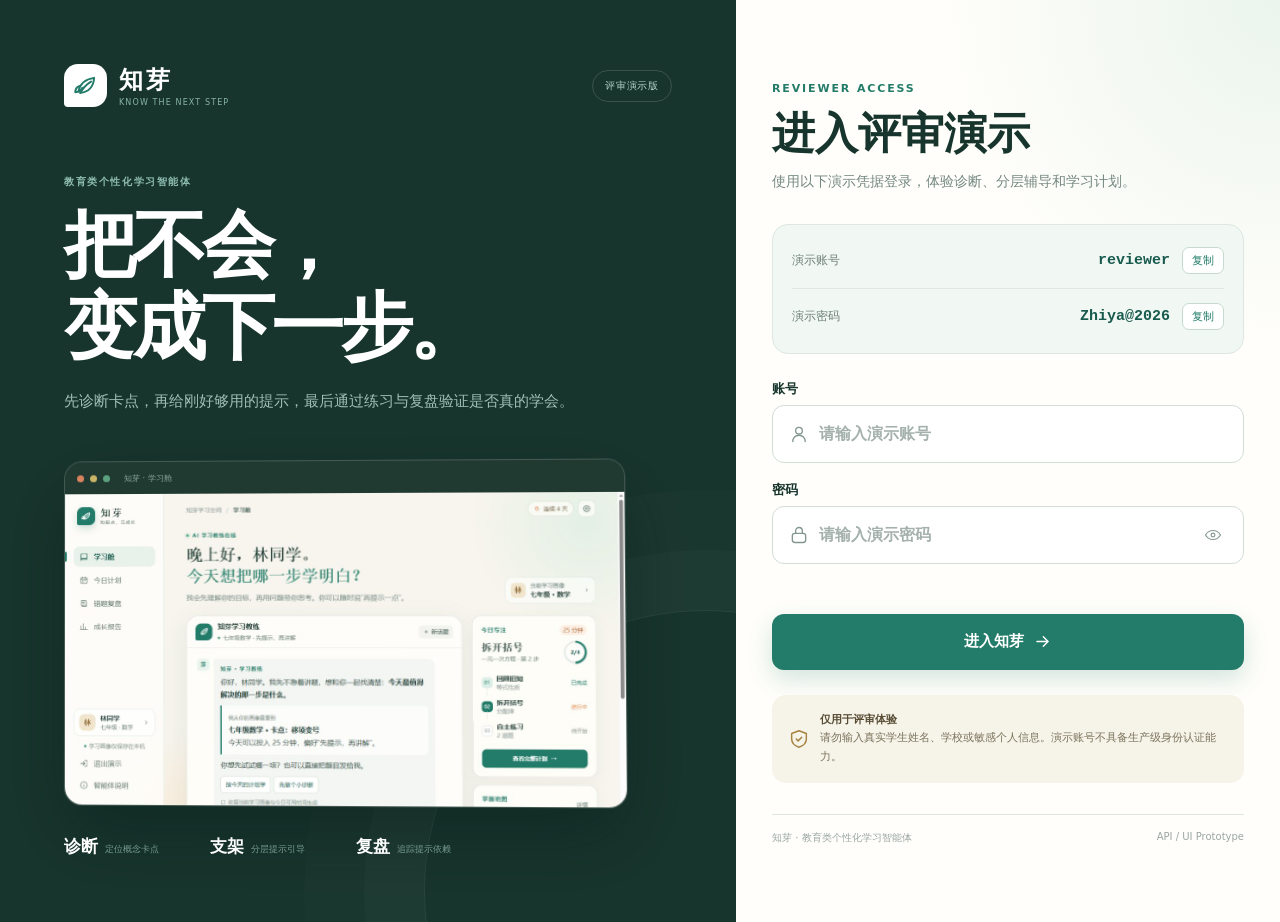
<file: index.html>
<!doctype html>
<html lang="zh-CN">
<head>
  <meta charset="utf-8">
  <meta name="viewport" content="width=device-width, initial-scale=1">
  <meta name="description" content="知芽，一款会用问题、计划和复盘陪学生学会的个性化学习智能体。">
  <title>知芽 · 个性化学习教练</title>
  <script src="auth-guard.js"></script>
  <link rel="stylesheet" href="styles.css">
</head>
<body>
  <div class="ambient ambient-one"></div>
  <div class="ambient ambient-two"></div>

  <div class="app-shell">
    <aside class="sidebar" id="sidebar">
      <a class="brand" href="#" data-view-target="learn" aria-label="知芽首页">
        <span class="brand-mark" aria-hidden="true">
          <svg viewBox="0 0 48 48" role="img">
            <path d="M12 33c2-12 11-20 25-22-1 14-9 23-22 24" fill="none" stroke="currentColor" stroke-width="3.2" stroke-linecap="round" stroke-linejoin="round"/>
            <path d="M15 35c4-8 9-13 17-18" fill="none" stroke="currentColor" stroke-width="3.2" stroke-linecap="round"/>
            <path d="M14 24c-4 1-7 5-7 10 5 0 9-3 11-7" fill="none" stroke="currentColor" stroke-width="3.2" stroke-linecap="round" stroke-linejoin="round"/>
          </svg>
        </span>
        <span>
          <strong>知芽</strong>
          <small>知起点，见成长</small>
        </span>
      </a>

      <nav class="main-nav" aria-label="主导航">
        <button class="nav-item active" data-view-target="learn">
          <svg viewBox="0 0 24 24" aria-hidden="true"><path d="M4 5.5A2.5 2.5 0 0 1 6.5 3H20v16H6.5A2.5 2.5 0 0 0 4 21.5v-16Z"/><path d="M4 18.5A2.5 2.5 0 0 1 6.5 16H20"/></svg>
          <span>学习舱</span>
        </button>
        <button class="nav-item" data-view-target="plan">
          <svg viewBox="0 0 24 24" aria-hidden="true"><rect x="3" y="5" width="18" height="16" rx="3"/><path d="M8 3v4M16 3v4M3 10h18M8 14h2M14 14h2M8 17h2"/></svg>
          <span>今日计划</span>
        </button>
        <button class="nav-item" data-view-target="review">
          <svg viewBox="0 0 24 24" aria-hidden="true"><path d="M5 4h11a3 3 0 0 1 3 3v13H8a3 3 0 0 1-3-3V4Z"/><path d="M8 8h7M8 12h5M8 20a3 3 0 0 1 3-3h8"/></svg>
          <span>错题复盘</span>
        </button>
        <button class="nav-item" data-view-target="report">
          <svg viewBox="0 0 24 24" aria-hidden="true"><path d="M4 20V10M10 20V4M16 20v-7M22 20H2"/></svg>
          <span>成长报告</span>
        </button>
      </nav>

      <div class="sidebar-spacer"></div>

      <button class="profile-card" id="openProfile">
        <span class="avatar" id="avatar">林</span>
        <span class="profile-copy">
          <strong id="profileName">林同学</strong>
          <small id="profileSummary">七年级 · 数学</small>
        </span>
        <svg viewBox="0 0 24 24" aria-hidden="true"><path d="m9 18 6-6-6-6"/></svg>
      </button>

      <div class="privacy-note">
        <span class="privacy-dot"></span>
        <span>学习画像仅保存在本机</span>
      </div>

      <button class="nav-item nav-logout" id="logoutButton">
        <svg viewBox="0 0 24 24" aria-hidden="true"><path d="M10 17l5-5-5-5M15 12H3"/><path d="M14 4h5a2 2 0 0 1 2 2v12a2 2 0 0 1-2 2h-5"/></svg>
        <span>退出演示</span>
      </button>

      <button class="nav-item nav-about" data-view-target="about">
        <svg viewBox="0 0 24 24" aria-hidden="true"><circle cx="12" cy="12" r="9"/><path d="M12 11v5M12 8h.01"/></svg>
        <span>智能体说明</span>
      </button>
    </aside>

    <main class="main-area">
      <header class="topbar">
        <button class="icon-button menu-button" id="menuButton" aria-label="打开导航">
          <svg viewBox="0 0 24 24" aria-hidden="true"><path d="M4 7h16M4 12h16M4 17h16"/></svg>
        </button>
        <div class="crumb">
          <span>知芽学习空间</span>
          <span class="crumb-separator">/</span>
          <strong id="viewTitle">学习舱</strong>
        </div>
        <div class="top-actions">
          <div class="streak-pill" title="连续学习 4 天">
            <svg viewBox="0 0 24 24" aria-hidden="true"><path d="M13 2s1 4-1 6c-2-1-3-3-2-5-4 3-5 7-3 11a6 6 0 0 0 10 2c2-3 1-7-1-10 0 2-1 4-3 5 1-3 2-6 0-9Z"/></svg>
            连续 4 天
          </div>
          <button class="icon-button" id="openSettings" aria-label="偏好设置">
            <svg viewBox="0 0 24 24" aria-hidden="true"><circle cx="12" cy="12" r="3"/><path d="M19.4 15a1.7 1.7 0 0 0 .3 1.9l.1.1-2.8 2.8-.1-.1a1.7 1.7 0 0 0-1.9-.3 1.7 1.7 0 0 0-1 1.6v.2h-4V21a1.7 1.7 0 0 0-1-1.6 1.7 1.7 0 0 0-1.9.3l-.1.1L4.2 17l.1-.1a1.7 1.7 0 0 0 .3-1.9A1.7 1.7 0 0 0 3 14H2.8v-4H3a1.7 1.7 0 0 0 1.6-1 1.7 1.7 0 0 0-.3-1.9L4.2 7 7 4.2l.1.1A1.7 1.7 0 0 0 9 4.6a1.7 1.7 0 0 0 1-1.6v-.2h4V3a1.7 1.7 0 0 0 1 1.6 1.7 1.7 0 0 0 1.9-.3l.1-.1L19.8 7l-.1.1a1.7 1.7 0 0 0-.3 1.9 1.7 1.7 0 0 0 1.6 1h.2v4H21a1.7 1.7 0 0 0-1.6 1Z"/></svg>
          </button>
        </div>
      </header>

      <div class="view-stack">
        <section class="view active" id="learnView" aria-labelledby="learnHeading">
          <div class="hero-row">
            <div>
              <div class="eyebrow"><span class="live-dot"></span>AI 学习教练在线</div>
              <h1 id="learnHeading">晚上好，林同学。<br><span>今天想把哪一步学明白？</span></h1>
              <p>我会先理解你的目标，再用问题带你思考。你可以随时说“再提示一点”。</p>
            </div>
            <button class="profile-adjust" id="adjustProfileTop">
              <span class="mini-avatar" id="miniAvatar">林</span>
              <span><small>当前学习画像</small><strong id="profileContext">七年级 · 数学</strong></span>
              <svg viewBox="0 0 24 24" aria-hidden="true"><path d="m9 18 6-6-6-6"/></svg>
            </button>
          </div>

          <div class="learning-layout">
            <section class="chat-card" aria-label="与知芽对话">
              <div class="chat-context">
                <div class="coach-avatar" aria-hidden="true">
                  <svg viewBox="0 0 48 48"><path d="M12 33c2-12 11-20 25-22-1 14-9 23-22 24" fill="none" stroke="currentColor" stroke-width="3.2" stroke-linecap="round" stroke-linejoin="round"/><path d="M15 35c4-8 9-13 17-18" fill="none" stroke="currentColor" stroke-width="3.2" stroke-linecap="round"/></svg>
                </div>
                <div>
                  <strong>知芽学习教练</strong>
                  <span><span class="online-dot"></span><span id="chatSubject">七年级数学 · 先提示，再讲解</span></span>
                </div>
                <button class="more-button" id="newConversation" aria-label="开始新对话">
                  <svg viewBox="0 0 24 24" aria-hidden="true"><path d="M12 5v14M5 12h14"/></svg>
                  新话题
                </button>
              </div>

              <div class="messages" id="messages" aria-live="polite"></div>

              <div class="suggestion-area" id="suggestionArea">
                <span>不知道从哪开始？试试：</span>
                <div class="suggestion-chips">
                  <button class="suggestion-chip" data-prompt="今天只有25分钟，帮我复习一元一次方程">25 分钟复习方程</button>
                  <button class="suggestion-chip" data-prompt="帮我制定这周的数学复习计划">安排这周复习</button>
                  <button class="suggestion-chip" data-prompt="我有点焦虑，感觉怎么学都学不会">调整学习状态</button>
                </div>
              </div>

              <form class="composer" id="composer">
                <textarea id="promptInput" rows="1" maxlength="500" placeholder="说说卡在哪里，或告诉我今天想学什么…" aria-label="输入学习问题"></textarea>
                <div class="composer-footer">
                  <div class="composer-tools">
                    <button type="button" class="tool-button" data-prompt="帮我看看这道题：2(x - 3) = 4x + 6">
                      <svg viewBox="0 0 24 24" aria-hidden="true"><path d="M4 20 20 4M7 4h5v5M17 20h-5v-5"/></svg>
                      拍照讲题
                    </button>
                    <button type="button" class="tool-button" data-prompt="我想做一次5分钟学情诊断">
                      <svg viewBox="0 0 24 24" aria-hidden="true"><path d="M9 11 12 14 20 6M21 12a9 9 0 1 1-5.3-8.2"/></svg>
                      快速诊断
                    </button>
                  </div>
                  <button type="submit" class="send-button" id="sendButton" aria-label="发送">
                    <svg viewBox="0 0 24 24" aria-hidden="true"><path d="m22 2-7 20-4-9-9-4 20-7Z"/><path d="M22 2 11 13"/></svg>
                  </button>
                </div>
              </form>
              <div class="composer-hint">知芽会引导思考，不代替你完成作业 · 注意保护个人隐私</div>
            </section>

            <aside class="side-column">
              <section class="focus-card">
                <div class="focus-topline">
                  <span class="section-label">今日专注</span>
                  <span class="time-badge">25 分钟</span>
                </div>
                <div class="focus-title">
                  <div>
                    <h2>拆开括号</h2>
                    <p>一元一次方程 · 第 2 步</p>
                  </div>
                  <div class="progress-ring" id="focusRing" style="--progress: 35">
                    <span>4/12</span>
                  </div>
                </div>
                <div class="focus-steps">
                  <div class="focus-step done"><span>01</span><p><strong>回顾旧知</strong><small>等式性质</small></p><span class="step-state">已完成</span></div>
                  <div class="focus-step current"><span>02</span><p><strong>拆开括号</strong><small>分配律</small></p><span class="step-state">进行中</span></div>
                  <div class="focus-step"><span>03</span><p><strong>自主练习</strong><small>2 道题</small></p><span class="step-state">待开始</span></div>
                </div>
                <button class="primary-button" data-view-target="plan">查看完整计划 <span>→</span></button>
              </section>

              <section class="mastery-card">
                <div class="section-heading">
                  <div>
                    <span class="section-label">掌握地图</span>
                    <h3>不是分数，是下一步</h3>
                  </div>
                  <button class="text-button" data-view-target="report">详情</button>
                </div>
                <div class="mastery-list">
                  <div class="mastery-item">
                    <div><span>等式性质</span><strong>82%</strong></div>
                    <div class="bar"><i style="width:82%"></i></div>
                  </div>
                  <div class="mastery-item warm">
                    <div><span>去括号</span><strong>61%</strong></div>
                    <div class="bar"><i style="width:61%"></i></div>
                  </div>
                  <div class="mastery-item needs">
                    <div><span>移项变号</span><strong>38%</strong></div>
                    <div class="bar"><i style="width:38%"></i></div>
                  </div>
                </div>
                <div class="insight-line">
                  <svg viewBox="0 0 24 24" aria-hidden="true"><path d="M9 18h6M10 22h4M8.5 14.5A7 7 0 1 1 15.5 14.5c-1 .7-1.5 1.5-1.5 2.5h-4c0-1-.5-1.8-1.5-2.5Z"/></svg>
                  <p><strong>发现一个小卡点</strong><br>你常忘记“移项要变号”，今天练 2 题就好。</p>
                </div>
              </section>
            </aside>
          </div>
        </section>

        <section class="view" id="planView" aria-labelledby="planHeading">
          <div class="page-heading">
            <div>
              <div class="eyebrow"><span class="live-dot"></span>今日计划已根据你的时间调整</div>
              <h1 id="planHeading">把大目标，拆成今天能完成的小步。</h1>
              <p>先拿回“开始”的掌控感。完成有困难时，可以直接告诉我。</p>
            </div>
            <button class="secondary-button" id="regeneratePlan">
              <svg viewBox="0 0 24 24" aria-hidden="true"><path d="M20 11a8 8 0 1 0-2.3 5.7M20 4v7h-7"/></svg>
              调整计划
            </button>
          </div>

          <div class="plan-grid">
            <section class="plan-panel">
              <div class="plan-date">
                <div><span>今天</span><strong>10 月 29 日</strong></div>
                <div class="time-total"><strong id="planMinutes">25</strong><span>分钟</span></div>
              </div>
              <div class="plan-list" id="planList"></div>
              <button class="ghost-add" id="addPlanTask">＋ 自己加一个学习任务</button>
            </section>

            <aside class="plan-aside">
              <section class="week-card">
                <div class="section-heading">
                  <div><span class="section-label">本周节奏</span><h3>稳，比快更重要</h3></div>
                </div>
                <div class="week-strip" id="weekStrip"></div>
                <div class="week-legend"><span><i class="legend-done"></i>已完成</span><span><i class="legend-today"></i>今天</span><span><i></i>未开始</span></div>
              </section>
              <section class="coach-tip">
                <span class="coach-tip-mark">“</span>
                <p>今天不必全会。<br>先找出“哪一步开始不确定”，就是进步。</p>
                <span>知芽建议</span>
              </section>
            </aside>
          </div>
        </section>

        <section class="view" id="reviewView" aria-labelledby="reviewHeading">
          <div class="page-heading">
            <div>
              <div class="eyebrow"><span class="live-dot"></span>聪明的复盘，不是重抄答案</div>
              <h1 id="reviewHeading">错题会说话，关键在听懂它。</h1>
              <p>我把错题按“背后的概念”归在一起，帮你找到真正要补的那一块。</p>
            </div>
            <button class="secondary-button" data-prompt="我想做一次5分钟学情诊断">开始 5 分钟诊断</button>
          </div>

          <div class="review-summary">
            <div class="review-stat"><span>本周复盘</span><strong>7<small>道</small></strong><p>比上周少 3 道</p></div>
            <div class="review-stat"><span>真正卡点</span><strong>2<small>个</small></strong><p>集中在一个概念</p></div>
            <div class="review-stat"><span>再练一次</span><strong>2<small>题</small></strong><p>建议今晚完成</p></div>
            <div class="review-stat accent"><span>自我修正</span><strong>71<small>%</small></strong><p>提示后能独立完成</p></div>
          </div>

          <section class="mistake-panel">
            <div class="mistake-header">
              <div><span class="section-label">错因归档</span><h2>移项变号</h2></div>
              <span class="concept-chip">待巩固 · 3 道题</span>
            </div>
            <div class="mistake-example">
              <div class="mistake-question">
                <span>原题</span>
                <strong>3x − 2 = x + 6</strong>
                <p>你的答案：x = 2</p>
              </div>
              <div class="mistake-logic">
                <span>知芽看到的</span>
                <div class="logic-row">
                  <i class="logic-wrong">✕</i>
                  <p><strong>3x − x = 6 − 2</strong><small>把 −2 移到右边时，没有改变符号</small></p>
                </div>
                <div class="logic-row">
                  <i class="logic-right">✓</i>
                  <p><strong>3x − x = 6 + 2</strong><small>移项像“换边住”，要换一件相反的外套</small></p>
                </div>
              </div>
            </div>
            <div class="mistake-actions">
              <button class="primary-button" data-prompt="用移项变号给我出两道由易到难的题">只练这个卡点</button>
              <button class="secondary-button" data-prompt="再讲讲为什么移项要变号，换个生活化比喻">换个比喻再讲</button>
            </div>
          </section>
        </section>

        <section class="view" id="reportView" aria-labelledby="reportHeading">
          <div class="page-heading">
            <div>
              <div class="eyebrow"><span class="live-dot"></span>更新于今天 18:42</div>
              <h1 id="reportHeading">看见变化，才能更愿意坚持。</h1>
              <p>这里记录的是学习过程，不是给孩子贴标签。</p>
            </div>
            <div class="report-period"><button class="active">近 7 天</button><button>近 30 天</button></div>
          </div>

          <div class="report-grid">
            <section class="trend-panel">
              <div class="section-heading">
                <div><span class="section-label">独立完成趋势</span><h3>提示依赖正在降低</h3></div>
                <span class="positive-chip">↑ 12%</span>
              </div>
              <div class="chart-area" aria-label="近七天独立完成率从55%上升到71%">
                <div class="chart-y"><span>80%</span><span>60%</span><span>40%</span><span>20%</span></div>
                <div class="chart">
                  <div class="grid-line g1"></div><div class="grid-line g2"></div><div class="grid-line g3"></div>
                  <svg viewBox="0 0 650 220" preserveAspectRatio="none" aria-hidden="true">
                    <defs>
                      <linearGradient id="lineFill" x1="0" y1="0" x2="0" y2="1">
                        <stop offset="0%" stop-color="#237c69" stop-opacity=".22"/>
                        <stop offset="100%" stop-color="#237c69" stop-opacity="0"/>
                      </linearGradient>
                    </defs>
                    <path d="M10,174 C70,166 92,148 140,154 S215,125 268,132 S346,102 396,112 S480,84 524,88 S585,69 640,61 L640,220 L10,220Z" fill="url(#lineFill)"/>
                    <path d="M10,174 C70,166 92,148 140,154 S215,125 268,132 S346,102 396,112 S480,84 524,88 S585,69 640,61" fill="none" stroke="#237c69" stroke-width="4" stroke-linecap="round"/>
                    <circle cx="640" cy="61" r="7" fill="#fff" stroke="#237c69" stroke-width="4"/>
                  </svg>
                  <div class="chart-x"><span>周四</span><span>周五</span><span>周六</span><span>周日</span><span>周一</span><span>周二</span><span>今天</span></div>
                </div>
              </div>
              <div class="chart-callout"><strong>71%</strong><p>今天独立完成<br><span>比昨天高 3%</span></p></div>
            </section>

            <aside class="radar-panel">
              <div class="section-heading"><div><span class="section-label">能力分布</span><h3>本阶段学习画像</h3></div></div>
              <div class="radar-visual">
                <svg viewBox="0 0 260 240" role="img" aria-label="能力雷达：概念理解82分，计算准确76分，策略选择64分，表达迁移58分">
                  <g fill="none" stroke="#dbe4df" stroke-width="1">
                    <path d="M130 25 224 92 188 202 72 202 36 92Z"/>
                    <path d="M130 53 197 102 171 181 89 181 63 102Z"/>
                    <path d="M130 82 170 111 154 160 106 160 90 111Z"/>
                    <path d="M130 25V202M36 92 224 92M72 202 188 202M36 92l156 110M224 92 72 202"/>
                  </g>
                  <path d="M130 44 190 108 164 173 100 173 74 102Z" fill="#237c69" fill-opacity=".18" stroke="#237c69" stroke-width="3"/>
                  <g fill="#237c69"><circle cx="130" cy="44" r="4"/><circle cx="190" cy="108" r="4"/><circle cx="164" cy="173" r="4"/><circle cx="100" cy="173" r="4"/><circle cx="74" cy="102" r="4"/></g>
                  <g fill="#65746e" font-size="14" text-anchor="middle">
                    <text x="130" y="15">概念理解</text><text x="235" y="88">计算</text><text x="204" y="225">策略</text><text x="55" y="225">迁移</text><text x="18" y="88">表达</text>
                  </g>
                </svg>
              </div>
              <p class="radar-insight">概念理解是优势。下一步不刷更多题，重点练“把思路说出来”。</p>
            </aside>
          </div>

          <section class="next-move">
            <div>
              <span class="section-label">下一步建议</span>
              <h2>用一道“讲给别人听”的题，检验是否真的学会。</h2>
              <p>不用求快。你能用自己的话解释“为什么移项要变号”，才算真正掌握了。</p>
            </div>
            <button class="primary-button" data-prompt="我想练习把移项变号讲给别人听，请用苏格拉底提问引导我">开始讲题挑战</button>
          </section>
        </section>

        <section class="view" id="aboutView" aria-labelledby="aboutHeading">
          <div class="page-heading about-heading">
            <div>
              <div class="eyebrow"><span class="live-dot"></span>教育类智能体原型</div>
              <h1 id="aboutHeading">知芽不是答案机器，<br>而是学习过程的共同设计者。</h1>
              <p>面向初高中学生，用“诊断 - 支架 - 练习 - 复盘”的闭环，让每个学生知道自己下一步该做什么。</p>
            </div>
            <div class="about-seal"><span>KNOW</span><strong>→</strong><span>GROW</span></div>
          </div>

          <div class="about-grid">
            <section class="about-card wide">
              <span class="card-number">01 / 核心问题</span>
              <h2>学生缺的往往不是资料，<br>而是被看见的卡点和可执行的一小步。</h2>
              <div class="problem-points">
                <div><strong>信息过载</strong><p>搜到很多讲解，却不知道哪个适合自己。</p></div>
                <div><strong>反馈太晚</strong><p>作业发下来只剩红叉，错因没有被真正解释。</p></div>
                <div><strong>计划失真</strong><p>笼统写“复习两小时”，没有考虑真实状态和时间。</p></div>
              </div>
            </section>

            <section class="about-card loop-card">
              <span class="card-number">02 / 工作闭环</span>
              <h2>四步，把“不会”变成“下一步”。</h2>
              <div class="agent-loop">
                <div><span>1</span><strong>诊断</strong><small>看懂已有知识与卡点</small></div>
                <i>→</i>
                <div><span>2</span><strong>支架</strong><small>给刚好够用的提示</small></div>
                <i>→</i>
                <div><span>3</span><strong>练习</strong><small>即时验证是否独立完成</small></div>
                <i>→</i>
                <div><span>4</span><strong>复盘</strong><small>更新画像与复习节奏</small></div>
              </div>
            </section>

            <section class="about-card">
              <span class="card-number">03 / 差异化</span>
              <h2>先问“你为什么这样想”</h2>
              <p>不直接抛完整答案，而是根据学生的作答与提示依赖，判断是概念、计算还是表达出了问题。</p>
              <div class="tag-cloud"><span>渐进提示</span><span>错因归类</span><span>间隔复习</span><span>情绪适配</span></div>
            </section>

            <section class="about-card">
              <span class="card-number">04 / 可信与边界</span>
              <h2>让学生更会学，也让家长更安心</h2>
              <ul class="boundary-list">
                <li><i>✓</i>个人画像默认保存在本机，支持一键清除</li>
                <li><i>✓</i>拒绝代写、作弊式要答案，转为思路引导</li>
                <li><i>✓</i>知识点标注教材来源，生成内容提示核验</li>
                <li><i>!</i>不替代教师评价，不用单次成绩给学生贴标签</li>
              </ul>
            </section>

            <section class="about-card wide data-card">
              <span class="card-number">05 / 数据与知识底座</span>
              <h2>用权威、可追溯的内容托住每一次回答。</h2>
              <div class="data-flow">
                <div><span>课程标准</span><small>目标与能力边界</small></div><b>+</b>
                <div><span>教材知识图谱</span><small>概念、例题、前置关系</small></div><b>+</b>
                <div><span>可控题库</span><small>难度、答案、错因标签</small></div><b>→</b>
                <div class="final"><span>学习画像</span><small>只存可解释的学习行为</small></div>
              </div>
              <p class="data-note">正式版本接入前，需要逐项核验教材版本、数据授权与题目答案；原型使用内置示例数据。</p>
            </section>
          </div>
        </section>
      </div>
    </main>
  </div>

  <div class="scrim" id="scrim"></div>

  <dialog class="modal profile-modal" id="profileModal">
    <form method="dialog" id="profileForm">
      <div class="modal-head">
        <div><span class="section-label">个性化学习画像</span><h2>让建议更适合你</h2><p>只收集完成学习建议所需的最少信息。</p></div>
        <button class="icon-button" type="button" id="closeProfileTop" aria-label="关闭">
          <svg viewBox="0 0 24 24" aria-hidden="true"><path d="M18 6 6 18M6 6l12 12"/></svg>
        </button>
      </div>
      <div class="form-grid">
        <label>怎么称呼你<input id="nameInput" maxlength="12" placeholder="林同学"></label>
        <label>当前年级
          <select id="gradeInput">
            <option>七年级</option><option>八年级</option><option>九年级</option><option>高一</option><option>高二</option><option>高三</option>
          </select>
        </label>
        <label>当前学科
          <select id="subjectInput">
            <option>数学</option><option>语文</option><option>英语</option><option>物理</option><option>化学</option>
          </select>
        </label>
        <label>最想突破的知识点<input id="weaknessInput" maxlength="20" placeholder="例如：移项变号"></label>
        <label class="range-label">今天可用时间 <strong id="minutesValue">25 分钟</strong>
          <input type="range" id="minutesInput" min="10" max="60" step="5" value="25">
        </label>
        <label>偏好讲解方式
          <select id="styleInput">
            <option value="先提示，再讲解">先提示，再讲解</option>
            <option value="生活化比喻">生活化比喻</option>
            <option value="一步步演算">一步步演算</option>
          </select>
        </label>
      </div>
      <div class="consent-row">
        <span><svg viewBox="0 0 24 24" aria-hidden="true"><path d="M12 3 4 6v6c0 5 3.5 7.5 8 9 4.5-1.5 8-4 8-9V6l-8-3Z"/><path d="m9 12 2 2 4-4"/></svg>画像仅保存在当前浏览器</span>
        <button class="secondary-button" type="button" id="cancelProfile">取消</button>
        <button class="primary-button" type="submit" id="saveProfile">保存画像</button>
      </div>
    </form>
  </dialog>

  <dialog class="modal quiz-modal" id="quizModal">
    <div class="quiz-shell">
      <div class="quiz-head">
        <div><span class="section-label">5 分钟学情诊断</span><h2 id="quizTitle">先看看你卡在哪一步</h2></div>
        <button class="icon-button" id="closeQuiz" aria-label="关闭">
          <svg viewBox="0 0 24 24" aria-hidden="true"><path d="M18 6 6 18M6 6l12 12"/></svg>
        </button>
      </div>
      <div class="quiz-progress"><div id="quizProgress"></div></div>
      <div id="quizContent"></div>
      <div class="quiz-footer">
        <span>选择题没有压力，我只是想找到最适合你的起点。</span>
        <button class="primary-button" id="quizNext" disabled>下一题</button>
      </div>
    </div>
  </dialog>

  <div class="toast" id="toast" role="status"></div>

  <script src="app.js"></script>
</body>
</html>
</file>
<file: styles.css>
:root {
  --ink: #17352d;
  --ink-2: #405c54;
  --muted: #778b84;
  --green: #237c69;
  --green-dark: #185a4d;
  --green-soft: #e9f4ef;
  --cream: #f7f5ed;
  --paper: #fffefa;
  --orange: #e99562;
  --orange-soft: #fff0e6;
  --line: #dfe7e2;
  --shadow: 0 18px 60px rgba(31, 67, 57, .08);
  --radius-lg: 28px;
  --radius-md: 20px;
  --radius-sm: 13px;
  --sidebar: 230px;
}

* { box-sizing: border-box; }
html { scroll-behavior: smooth; }
body {
  margin: 0;
  min-width: 320px;
  background: var(--cream);
  color: var(--ink);
  font-family: "Microsoft YaHei UI", "PingFang SC", "Noto Sans CJK SC", system-ui, sans-serif;
  -webkit-font-smoothing: antialiased;
}

button, input, textarea, select { font: inherit; }
button { color: inherit; }
button, a { -webkit-tap-highlight-color: transparent; }
button { cursor: pointer; }
svg { display: block; }

.ambient {
  position: fixed;
  z-index: 0;
  border-radius: 50%;
  pointer-events: none;
  filter: blur(2px);
}
.ambient-one {
  width: 520px;
  height: 520px;
  right: -190px;
  top: -190px;
  background: radial-gradient(circle, rgba(224, 239, 227, .85), rgba(224, 239, 227, 0) 70%);
}
.ambient-two {
  width: 440px;
  height: 440px;
  left: 9%;
  bottom: -260px;
  background: radial-gradient(circle, rgba(252, 229, 204, .7), rgba(252, 229, 204, 0) 70%);
}

.app-shell {
  position: relative;
  z-index: 1;
  display: grid;
  grid-template-columns: var(--sidebar) minmax(0, 1fr);
  min-height: 100vh;
}

.sidebar {
  position: sticky;
  top: 0;
  display: flex;
  flex-direction: column;
  height: 100vh;
  padding: 30px 20px 22px;
  background: rgba(255, 254, 250, .82);
  border-right: 1px solid rgba(207, 219, 212, .8);
  backdrop-filter: blur(20px);
}

.brand {
  display: flex;
  align-items: center;
  gap: 12px;
  padding: 0 8px;
  color: var(--ink);
  text-decoration: none;
}
.brand-mark {
  display: grid;
  place-items: center;
  width: 42px;
  height: 42px;
  border-radius: 14px 14px 14px 4px;
  background: var(--green);
  color: #fff;
  box-shadow: 0 8px 20px rgba(35, 124, 105, .22);
}
.brand-mark svg { width: 29px; }
.brand strong {
  display: block;
  font-family: "STSong", "Songti SC", serif;
  font-size: 23px;
  letter-spacing: .12em;
}
.brand small {
  display: block;
  margin-top: 2px;
  color: var(--muted);
  font-size: 10px;
  letter-spacing: .18em;
}

.main-nav {
  display: flex;
  flex-direction: column;
  gap: 7px;
  margin-top: 50px;
}
.nav-item {
  position: relative;
  display: flex;
  align-items: center;
  gap: 13px;
  width: 100%;
  min-height: 47px;
  padding: 0 14px;
  border: 0;
  border-radius: 14px;
  background: transparent;
  color: #667b73;
  font-size: 15px;
  text-align: left;
  transition: .2s ease;
}
.nav-item svg {
  width: 20px;
  height: 20px;
  fill: none;
  stroke: currentColor;
  stroke-width: 1.7;
  stroke-linecap: round;
  stroke-linejoin: round;
}
.nav-item:hover { background: #f1f4ef; color: var(--ink); }
.nav-item.active {
  background: #e8f1ea;
  color: var(--green-dark);
  font-weight: 700;
}
.nav-item.active::before {
  content: "";
  position: absolute;
  left: -20px;
  width: 4px;
  height: 23px;
  border-radius: 0 5px 5px 0;
  background: var(--green);
}
.sidebar-spacer { flex: 1; }
.profile-card {
  display: flex;
  align-items: center;
  gap: 11px;
  width: 100%;
  padding: 12px;
  border: 1px solid var(--line);
  border-radius: 16px;
  background: rgba(255, 255, 255, .65);
  text-align: left;
  transition: .2s ease;
}
.profile-card:hover { transform: translateY(-1px); box-shadow: 0 8px 22px rgba(31, 67, 57, .08); }
.avatar, .mini-avatar {
  display: grid;
  flex: 0 0 auto;
  place-items: center;
  width: 38px;
  height: 38px;
  border-radius: 12px;
  background: #f2e5cd;
  color: #8a6430;
  font-family: "STSong", serif;
  font-size: 17px;
  font-weight: 700;
}
.profile-copy { min-width: 0; flex: 1; }
.profile-copy strong, .profile-copy small { display: block; }
.profile-copy strong { font-size: 15px; }
.profile-copy small { margin-top: 3px; color: var(--muted); font-size: 12px; }
.profile-card > svg {
  width: 16px;
  fill: none;
  stroke: var(--muted);
  stroke-width: 1.8;
}
.privacy-note {
  display: flex;
  align-items: center;
  justify-content: center;
  gap: 6px;
  padding: 15px 0 8px;
  color: #85958f;
  font-size: 11px;
}
.privacy-dot, .online-dot {
  width: 6px;
  height: 6px;
  border-radius: 50%;
  background: #58a785;
}
.nav-about { margin-top: 3px; }

.main-area {
  min-width: 0;
  padding-bottom: 60px;
}
.topbar {
  display: flex;
  align-items: center;
  justify-content: space-between;
  height: 76px;
  padding: 0 clamp(24px, 4vw, 56px);
}
.crumb {
  display: flex;
  align-items: center;
  gap: 10px;
  color: #94a19c;
  font-size: 12px;
  letter-spacing: .05em;
}
.crumb strong { color: var(--ink-2); }
.crumb-separator { color: #c6d0cb; }
.top-actions { display: flex; align-items: center; gap: 11px; }
.streak-pill {
  display: flex;
  align-items: center;
  gap: 7px;
  padding: 8px 12px;
  border: 1px solid #e2ddd2;
  border-radius: 30px;
  background: rgba(255, 254, 250, .7);
  color: #7b6750;
  font-size: 12px;
}
.streak-pill svg {
  width: 15px;
  fill: none;
  stroke: var(--orange);
  stroke-width: 1.8;
  stroke-linecap: round;
  stroke-linejoin: round;
}
.icon-button {
  display: inline-grid;
  place-items: center;
  width: 38px;
  height: 38px;
  padding: 0;
  border: 1px solid var(--line);
  border-radius: 12px;
  background: rgba(255, 254, 250, .75);
}
.icon-button:hover { background: #fff; }
.icon-button svg {
  width: 18px;
  height: 18px;
  fill: none;
  stroke: var(--ink-2);
  stroke-width: 1.7;
  stroke-linecap: round;
  stroke-linejoin: round;
}
.menu-button { display: none; }

.view-stack { padding: 0 clamp(24px, 4vw, 56px); }
.view { display: none; max-width: 1420px; margin: 0 auto; animation: viewIn .38s ease; }
.view.active { display: block; }
@keyframes viewIn { from { opacity: 0; transform: translateY(7px); } to { opacity: 1; transform: translateY(0); } }

.hero-row, .page-heading {
  display: flex;
  align-items: flex-end;
  justify-content: space-between;
  gap: 28px;
  margin: 13px 0 28px;
}
.eyebrow {
  display: flex;
  align-items: center;
  gap: 8px;
  margin-bottom: 13px;
  color: var(--green);
  font-size: 11px;
  font-weight: 700;
  letter-spacing: .12em;
}
.live-dot {
  width: 6px;
  height: 6px;
  border-radius: 50%;
  background: #43a47e;
  box-shadow: 0 0 0 4px rgba(67, 164, 126, .1);
}
.hero-row h1, .page-heading h1 {
  margin: 0;
  font-family: "STSong", "Songti SC", serif;
  font-size: clamp(29px, 3vw, 43px);
  font-weight: 700;
  line-height: 1.27;
  letter-spacing: -.035em;
}
.hero-row h1 span { color: var(--green); }
.hero-row p, .page-heading p {
  max-width: 620px;
  margin: 12px 0 0;
  color: var(--muted);
  font-size: 15px;
  line-height: 1.75;
}
.profile-adjust {
  display: flex;
  align-items: center;
  gap: 10px;
  min-width: 205px;
  padding: 10px 12px;
  border: 1px solid var(--line);
  border-radius: 16px;
  background: rgba(255, 255, 255, .58);
  text-align: left;
}
.profile-adjust:hover { border-color: #bed1c8; background: rgba(255, 255, 255, .9); }
.mini-avatar { width: 34px; height: 34px; border-radius: 10px; }
.profile-adjust > span:nth-child(2) { flex: 1; }
.profile-adjust small, .profile-adjust strong { display: block; }
.profile-adjust small { color: var(--muted); font-size: 11px; }
.profile-adjust strong { margin-top: 3px; font-size: 14px; }
.profile-adjust > svg { width: 15px; fill: none; stroke: var(--muted); stroke-width: 1.8; }

.learning-layout {
  display: grid;
  grid-template-columns: minmax(0, 1.65fr) minmax(280px, .72fr);
  gap: 22px;
  align-items: start;
}
.chat-card {
  min-height: 660px;
  overflow: hidden;
  border: 1px solid rgba(218, 227, 222, .9);
  border-radius: var(--radius-lg);
  background: rgba(255, 254, 250, .93);
  box-shadow: var(--shadow);
}
.chat-context {
  display: flex;
  align-items: center;
  gap: 12px;
  min-height: 74px;
  padding: 13px 20px;
  border-bottom: 1px solid var(--line);
}
.coach-avatar {
  display: grid;
  place-items: center;
  width: 39px;
  height: 39px;
  border-radius: 13px 13px 13px 4px;
  background: var(--green);
  color: #fff;
}
.coach-avatar svg { width: 28px; }
.chat-context > div:nth-child(2) { flex: 1; }
.chat-context strong { display: block; font-size: 15px; }
.chat-context span {
  display: flex;
  align-items: center;
  gap: 6px;
  margin-top: 4px;
  color: var(--muted);
  font-size: 12px;
}
.more-button {
  display: flex;
  align-items: center;
  gap: 5px;
  padding: 7px 10px;
  border: 0;
  border-radius: 9px;
  background: transparent;
  color: var(--ink-2);
  font-size: 12px;
}
.more-button:hover { background: #f3f4ef; }
.more-button svg { width: 14px; fill: none; stroke: currentColor; stroke-width: 1.8; }

.messages {
  height: 438px;
  overflow-y: auto;
  padding: 24px 24px 0;
  scrollbar-width: thin;
  scrollbar-color: #cedbd5 transparent;
}
.message {
  display: flex;
  gap: 10px;
  margin-bottom: 20px;
  animation: messageIn .3s ease;
}
@keyframes messageIn { from { opacity: 0; transform: translateY(5px); } to { opacity: 1; transform: translateY(0); } }
.message.user { justify-content: flex-end; }
.message-avatar {
  display: grid;
  flex: 0 0 auto;
  place-items: center;
  width: 28px;
  height: 28px;
  border-radius: 9px 9px 9px 3px;
  background: var(--green-soft);
  color: var(--green);
  font-family: "STSong", serif;
  font-weight: 700;
  font-size: 13px;
}
.message-content {
  max-width: min(600px, 87%);
  padding: 13px 15px;
  border-radius: 4px 16px 16px 16px;
  background: #f3f6f2;
  color: #304b43;
  font-size: 15px;
  line-height: 1.75;
}
.message.user .message-content {
  max-width: 78%;
  border-radius: 16px 4px 16px 16px;
  background: var(--green);
  color: #fff;
}
.message-content p { margin: 0 0 9px; }
.message-content p:last-child { margin-bottom: 0; }
.message-content strong { color: var(--ink); }
.message.user .message-content strong { color: #fff; }
.message-content .agent-intro { font-size: 15px; }
.agent-kicker {
  display: block;
  margin-bottom: 6px;
  color: var(--green) !important;
  font-size: 12px;
  font-weight: 700;
  letter-spacing: .12em;
}
.step-box {
  margin: 10px 0;
  padding: 10px 12px;
  border-left: 3px solid var(--green);
  border-radius: 0 10px 10px 0;
  background: rgba(255, 255, 255, .72);
}
.step-box span {
  display: inline-block;
  margin-bottom: 3px;
  color: var(--muted);
  font-size: 11px;
}
.step-box strong { display: block; font-size: 14px; }
.source-line {
  display: flex;
  align-items: center;
  gap: 5px;
  margin-top: 10px;
  color: #8a9a94;
  font-size: 12px;
}
.source-line svg { width: 12px; fill: none; stroke: currentColor; stroke-width: 1.8; }
.inline-actions { display: flex; flex-wrap: wrap; gap: 7px; margin-top: 11px; }
.inline-actions button {
  padding: 6px 9px;
  border: 1px solid #ccdbd4;
  border-radius: 8px;
  background: #fff;
  color: var(--green-dark);
  font-size: 11px;
}
.inline-actions button:hover { background: var(--green-soft); }
.typing { display: flex; gap: 4px; padding: 18px 16px; }
.typing i {
  width: 5px;
  height: 5px;
  border-radius: 50%;
  background: #88a097;
  animation: typing 1s infinite;
}
.typing i:nth-child(2) { animation-delay: .15s; }
.typing i:nth-child(3) { animation-delay: .3s; }
@keyframes typing { 0%, 60%, 100% { transform: translateY(0); opacity: .45; } 30% { transform: translateY(-3px); opacity: 1; } }

.suggestion-area { padding: 3px 24px 12px; }
.suggestion-area > span { display: block; margin-bottom: 7px; color: #93a19c; font-size: 11px; }
.suggestion-chips { display: flex; flex-wrap: wrap; gap: 7px; }
.suggestion-chip {
  padding: 7px 10px;
  border: 1px solid #dbe5df;
  border-radius: 20px;
  background: #fff;
  color: var(--ink-2);
  font-size: 12px;
  transition: .18s ease;
}
.suggestion-chip:hover { border-color: #a9c7ba; background: var(--green-soft); transform: translateY(-1px); }
.composer {
  margin: 0 16px;
  padding: 11px 12px 9px;
  border: 1.5px solid #cddbd4;
  border-radius: 17px;
  background: #fff;
  transition: .2s ease;
}
.composer:focus-within { border-color: #75af9b; box-shadow: 0 0 0 4px rgba(35, 124, 105, .07); }
.composer textarea {
  display: block;
  width: 100%;
  height: 34px;
  max-height: 100px;
  padding: 2px 2px 0;
  border: 0;
  outline: 0;
  resize: none;
  background: transparent;
  color: var(--ink);
  font-size: 15px;
  line-height: 1.65;
}
.composer textarea::placeholder { color: #9aa7a2; }
.composer-footer { display: flex; align-items: flex-end; justify-content: space-between; }
.composer-tools { display: flex; gap: 4px; }
.tool-button {
  display: flex;
  align-items: center;
  gap: 5px;
  padding: 5px 7px;
  border: 0;
  border-radius: 7px;
  background: transparent;
  color: #82938d;
  font-size: 11px;
}
.tool-button:hover { background: #f1f5f1; color: var(--ink-2); }
.tool-button svg { width: 13px; fill: none; stroke: currentColor; stroke-width: 1.7; stroke-linecap: round; }
.send-button {
  display: grid;
  place-items: center;
  width: 31px;
  height: 31px;
  padding: 0;
  border: 0;
  border-radius: 9px;
  background: var(--green);
  color: #fff;
}
.send-button:hover { background: var(--green-dark); }
.send-button svg { width: 15px; fill: none; stroke: currentColor; stroke-width: 1.8; stroke-linecap: round; stroke-linejoin: round; }
.composer-hint { padding: 8px 0 12px; color: #a2afa9; font-size: 11px; text-align: center; }

.side-column { display: flex; flex-direction: column; gap: 18px; }
.focus-card, .mastery-card, .weekly-panel, .radar-panel, .week-card, .mistake-panel, .plan-panel, .about-card, .trend-panel, .next-move {
  border: 1px solid rgba(218, 227, 222, .92);
  border-radius: var(--radius-md);
  background: rgba(255, 254, 250, .9);
  box-shadow: 0 10px 35px rgba(31, 67, 57, .045);
}
.focus-card { padding: 20px; }
.focus-topline {
  display: flex;
  align-items: center;
  justify-content: space-between;
}
.section-label { color: var(--green); font-size: 12px; font-weight: 700; letter-spacing: .1em; }
.time-badge { padding: 4px 8px; border-radius: 20px; background: var(--orange-soft); color: #af6c3f; font-size: 12px; }
.focus-title { display: flex; align-items: center; justify-content: space-between; margin: 13px 0 16px; }
.focus-title h2 { margin: 0; font-family: "STSong", serif; font-size: 23px; }
.focus-title p { margin: 5px 0 0; color: var(--muted); font-size: 12px; }
.progress-ring {
  --size: 52px;
  position: relative;
  display: grid;
  place-items: center;
  width: var(--size);
  height: var(--size);
  border-radius: 50%;
  background: conic-gradient(var(--green) calc(var(--progress) * 1%), #e4ebe6 0);
}
.progress-ring::before { content: ""; position: absolute; width: 43px; height: 43px; border-radius: 50%; background: var(--paper); }
.progress-ring span { position: relative; z-index: 1; color: var(--green-dark); font-size: 12px; font-weight: 700; }
.focus-steps { margin-bottom: 15px; }
.focus-step {
  position: relative;
  display: grid;
  grid-template-columns: 25px 1fr auto;
  align-items: center;
  gap: 9px;
  min-height: 48px;
}
.focus-step::after {
  content: "";
  position: absolute;
  left: 12px;
  top: 38px;
  width: 1px;
  height: 20px;
  background: #dce4df;
}
.focus-step:last-child::after { display: none; }
.focus-step > span:first-child {
  display: grid;
  place-items: center;
  width: 25px;
  height: 25px;
  border: 1px solid #d6e0da;
  border-radius: 8px;
  color: #98a49f;
  background: #fff;
  font-size: 11px;
}
.focus-step.done > span:first-child { background: #dcefe6; border-color: #dcefe6; color: var(--green); }
.focus-step.current > span:first-child { background: var(--green); border-color: var(--green); color: #fff; }
.focus-step p { margin: 0; }
.focus-step strong, .focus-step small { display: block; }
.focus-step strong { font-size: 13px; }
.focus-step small { margin-top: 2px; color: #96a39e; font-size: 11px; }
.step-state { color: #98a39f; font-size: 11px; }
.focus-step.done .step-state { color: var(--green); }
.focus-step.current .step-state { color: var(--orange); }
.primary-button, .secondary-button, .ghost-add {
  display: inline-flex;
  align-items: center;
  justify-content: center;
  gap: 8px;
  min-height: 37px;
  padding: 0 15px;
  border-radius: 10px;
  font-size: 12px;
  font-weight: 700;
  transition: .2s ease;
}
.primary-button { border: 1px solid var(--green); background: var(--green); color: #fff; }
.primary-button:hover { border-color: var(--green-dark); background: var(--green-dark); transform: translateY(-1px); }
.focus-card > .primary-button { width: 100%; }
.secondary-button { border: 1px solid #cedad4; background: #fff; color: var(--ink-2); }
.secondary-button:hover { border-color: #a8c2b6; background: var(--green-soft); }
.secondary-button svg { width: 15px; fill: none; stroke: currentColor; stroke-width: 1.8; stroke-linecap: round; }

.mastery-card { padding: 20px; }
.section-heading { display: flex; align-items: center; justify-content: space-between; gap: 15px; }
.section-heading h3 { margin: 6px 0 0; font-size: 16px; }
.text-button { padding: 0; border: 0; background: none; color: var(--muted); font-size: 11px; }
.mastery-list { margin: 19px 0 13px; }
.mastery-item { margin-bottom: 13px; }
.mastery-item > div:first-child { display: flex; justify-content: space-between; margin-bottom: 6px; color: var(--ink-2); font-size: 12px; }
.mastery-item strong { color: var(--green); font-size: 11px; }
.bar { height: 5px; overflow: hidden; border-radius: 9px; background: #e9eeeb; }
.bar i { display: block; height: 100%; border-radius: inherit; background: var(--green); }
.mastery-item.warm .bar i { background: #b7c76d; }
.mastery-item.warm strong { color: #8b9c3f; }
.mastery-item.needs .bar i { background: var(--orange); }
.mastery-item.needs strong { color: #bf7443; }
.insight-line {
  display: flex;
  gap: 9px;
  padding: 11px;
  border-radius: 11px;
  background: #f7f4e8;
  color: #66756b;
}
.insight-line svg { flex: 0 0 auto; width: 17px; fill: none; stroke: #b18b42; stroke-width: 1.6; stroke-linecap: round; stroke-linejoin: round; }
.insight-line p { margin: 0; font-size: 11px; line-height: 1.7; }
.insight-line strong { color: #655735; }

.page-heading { align-items: center; margin-top: 20px; margin-bottom: 34px; }
.page-heading h1 { max-width: 780px; font-size: clamp(28px, 3.2vw, 46px); }
.plan-grid {
  display: grid;
  grid-template-columns: minmax(0, 1.6fr) minmax(260px, .7fr);
  gap: 22px;
}
.plan-panel { min-height: 540px; padding: 26px; }
.plan-date { display: flex; align-items: center; justify-content: space-between; padding-bottom: 18px; border-bottom: 1px solid var(--line); }
.plan-date > div:first-child span { display: block; color: var(--muted); font-size: 13px; }
.plan-date > div:first-child strong { display: block; margin-top: 5px; font-family: "STSong", serif; font-size: 22px; }
.time-total { display: flex; align-items: baseline; gap: 4px; }
.time-total strong { color: var(--green); font-size: 30px; }
.time-total span { color: var(--muted); font-size: 12px; }
.plan-list { padding: 10px 0; }
.plan-task {
  display: grid;
  grid-template-columns: 31px 1fr auto;
  align-items: center;
  gap: 13px;
  min-height: 74px;
  border-bottom: 1px solid #edf0ed;
  animation: viewIn .3s ease;
}
.task-check {
  display: grid;
  place-items: center;
  width: 26px;
  height: 26px;
  padding: 0;
  border: 1.5px solid #cddbd4;
  border-radius: 9px;
  background: #fff;
  color: transparent;
  font-size: 12px;
}
.plan-task.completed .task-check { background: var(--green); border-color: var(--green); color: #fff; }
.plan-task.completed .task-copy strong { color: #94a39d; text-decoration: line-through; }
.task-copy strong { display: block; font-size: 19px; }
.task-copy span { display: block; margin-top: 6px; color: var(--muted); font-size: 15px; line-height: 1.5; }
.task-duration { padding: 5px 9px; border-radius: 20px; background: #f0f4f1; color: #71847b; font-size: 14px; }
.ghost-add { width: 100%; margin-top: 14px; border: 1px dashed #c9d8d0; background: transparent; color: var(--green); font-weight: 500; }
.ghost-add:hover { background: var(--green-soft); }
.plan-aside { display: flex; flex-direction: column; gap: 18px; }
.week-card { padding: 22px; }
.week-strip { display: grid; grid-template-columns: repeat(7, 1fr); gap: 6px; margin-top: 22px; }
.day-cell { text-align: center; }
.day-cell span { display: block; color: var(--muted); font-size: 13px; }
.day-cell i {
  display: grid;
  place-items: center;
  height: 34px;
  margin-top: 6px;
  border-radius: 9px;
  background: #f3f5f2;
  color: #8f9d97;
  font-size: 15px;
  font-style: normal;
}
.day-cell.done i { background: #e2f1e9; color: var(--green); }
.day-cell.today i { background: var(--green); color: #fff; box-shadow: 0 5px 12px rgba(35, 124, 105, .2); }
.week-legend { display: flex; gap: 12px; margin-top: 16px; color: #99a49f; font-size: 14px; }
.week-legend span { display: flex; align-items: center; gap: 4px; }
.week-legend i { width: 6px; height: 6px; border-radius: 50%; background: #e4e9e5; }
.week-legend .legend-done { background: #b8d8c8; }
.week-legend .legend-today { background: var(--green); }
.coach-tip {
  position: relative;
  min-height: 200px;
  padding: 40px 25px 23px;
  overflow: hidden;
  border-radius: var(--radius-md);
  background: var(--ink);
  color: #fff;
}
.coach-tip::after {
  content: "";
  position: absolute;
  width: 170px;
  height: 170px;
  right: -70px;
  bottom: -90px;
  border: 1px solid rgba(255, 255, 255, .16);
  border-radius: 50%;
  box-shadow: 0 0 0 30px rgba(255, 255, 255, .025), 0 0 0 60px rgba(255, 255, 255, .018);
}
.coach-tip-mark { position: absolute; left: 20px; top: 8px; color: var(--orange); font-family: Georgia, serif; font-size: 60px; opacity: .9; }
.coach-tip p { position: relative; z-index: 1; margin: 0; font-family: "STSong", serif; font-size: 19px; line-height: 1.8; }
.coach-tip > span:last-child { position: relative; z-index: 1; display: block; margin-top: 22px; color: #9fc0b5; font-size: 11px; letter-spacing: .12em; }

.review-summary {
  display: grid;
  grid-template-columns: repeat(4, 1fr);
  overflow: hidden;
  margin-bottom: 22px;
  border: 1px solid var(--line);
  border-radius: var(--radius-md);
  background: rgba(255, 254, 250, .88);
}
.review-stat { padding: 20px 24px; border-right: 1px solid var(--line); }
.review-stat:last-child { border-right: 0; }
.review-stat > span { color: var(--muted); font-size: 12px; }
.review-stat strong { display: block; margin-top: 7px; font-size: 28px; }
.review-stat strong small { margin-left: 3px; color: var(--muted); font-size: 11px; font-weight: 400; }
.review-stat p { margin: 5px 0 0; color: #95a19c; font-size: 11px; }
.review-stat.accent { background: var(--green); color: #fff; }
.review-stat.accent > span, .review-stat.accent p { color: #bcd9ce; }
.mistake-panel { overflow: hidden; }
.mistake-header { display: flex; align-items: center; justify-content: space-between; padding: 23px 26px; border-bottom: 1px solid var(--line); }
.mistake-header h2 { margin: 5px 0 0; font-family: "STSong", serif; font-size: 24px; }
.concept-chip { padding: 6px 10px; border-radius: 20px; background: var(--orange-soft); color: #b56f40; font-size: 11px; }
.mistake-example { display: grid; grid-template-columns: .8fr 1.2fr; }
.mistake-question, .mistake-logic { padding: 26px; }
.mistake-question { border-right: 1px solid var(--line); background: #faf9f3; }
.mistake-question > span, .mistake-logic > span { color: var(--muted); font-size: 11px; }
.mistake-question strong { display: block; margin: 24px 0 18px; font-family: "STSong", serif; font-size: 26px; }
.mistake-question p { color: #b47c5e; font-size: 12px; }
.logic-row { display: flex; gap: 12px; margin-top: 17px; }
.logic-row i { display: grid; flex: 0 0 auto; place-items: center; width: 25px; height: 25px; border-radius: 8px; font-style: normal; font-size: 11px; }
.logic-wrong { background: #fae9e4; color: #b96854; }
.logic-right { background: #e3f1e9; color: var(--green); }
.logic-row p { margin: 0; }
.logic-row strong { display: block; font-size: 12px; }
.logic-row small { display: block; margin-top: 4px; color: var(--muted); font-size: 11px; line-height: 1.6; }
.mistake-actions { display: flex; gap: 10px; padding: 18px 26px; border-top: 1px solid var(--line); }

.report-period { display: flex; padding: 4px; border-radius: 10px; background: #e9eeea; }
.report-period button { padding: 7px 12px; border: 0; border-radius: 7px; background: transparent; color: var(--muted); font-size: 11px; }
.report-period button.active { background: #fff; color: var(--ink); box-shadow: 0 2px 7px rgba(31, 67, 57, .08); }
.report-grid { display: grid; grid-template-columns: minmax(0, 1.55fr) minmax(300px, .8fr); gap: 22px; }
.trend-panel { position: relative; min-height: 390px; padding: 24px; }
.positive-chip { padding: 5px 9px; border-radius: 20px; background: var(--green-soft); color: var(--green); font-size: 11px; font-weight: 700; }
.chart-area { display: flex; gap: 12px; height: 235px; margin-top: 24px; }
.chart-y { display: flex; flex-direction: column; justify-content: space-between; padding: 0 0 22px; color: #a3ada9; font-size: 10px; }
.chart { position: relative; flex: 1; }
.chart svg { position: absolute; z-index: 2; inset: 0 0 23px; width: 100%; height: calc(100% - 23px); overflow: visible; }
.grid-line { position: absolute; left: 0; right: 0; border-top: 1px dashed #e3e8e5; }
.g1 { top: 5px; } .g2 { top: 70px; } .g3 { top: 135px; }
.chart-x { position: absolute; left: 0; right: 0; bottom: 0; display: flex; justify-content: space-between; color: #a0aaa6; font-size: 10px; }
.chart-callout {
  position: absolute;
  right: 35px;
  top: 93px;
  display: flex;
  align-items: center;
  gap: 8px;
  padding: 8px 10px;
  border: 1px solid #dce6e0;
  border-radius: 10px;
  background: #fff;
  box-shadow: 0 6px 18px rgba(31, 67, 57, .08);
}
.chart-callout strong { color: var(--green); font-size: 20px; }
.chart-callout p { margin: 0; color: var(--ink-2); font-size: 10px; line-height: 1.5; }
.chart-callout span { color: var(--green); font-size: 9px; }
.radar-panel { padding: 24px; }
.radar-visual { max-width: 290px; margin: 0 auto; }
.radar-visual svg { width: 100%; }
.radar-insight { margin: 0; padding: 12px; border-radius: 10px; background: #f3f5ef; color: #6f8078; font-size: 11px; line-height: 1.7; }
.next-move {
  display: flex;
  align-items: center;
  justify-content: space-between;
  gap: 30px;
  margin-top: 22px;
  padding: 25px 28px;
  background: linear-gradient(120deg, #e9f2ea, #f8f3e8);
}
.next-move h2 { margin: 7px 0; font-family: "STSong", serif; font-size: 22px; }
.next-move p { margin: 0; color: var(--muted); font-size: 12px; }
.next-move .primary-button { flex: 0 0 auto; }

.about-heading { align-items: flex-start; }
.about-heading h1 { font-size: clamp(31px, 3.5vw, 50px); }
.about-seal {
  display: flex;
  align-items: center;
  gap: 10px;
  padding: 15px 18px;
  border: 1px solid #cfdcd5;
  border-radius: 50%;
  color: var(--green);
  font-family: Georgia, serif;
  font-size: 9px;
  letter-spacing: .12em;
  transform: rotate(5deg);
}
.about-seal strong { font-size: 16px; }
.about-grid { display: grid; grid-template-columns: repeat(2, 1fr); gap: 20px; }
.about-card { padding: 28px; }
.about-card.wide { grid-column: 1 / -1; }
.card-number { color: var(--green); font-family: Georgia, serif; font-size: 11px; letter-spacing: .08em; }
.about-card h2 { margin: 17px 0 20px; font-family: "STSong", serif; font-size: clamp(22px, 2.4vw, 31px); line-height: 1.45; }
.about-card > p { color: var(--muted); font-size: 13px; line-height: 1.85; }
.problem-points { display: grid; grid-template-columns: repeat(3, 1fr); gap: 14px; }
.problem-points > div { padding: 18px; border-radius: 14px; background: #f5f6f1; }
.problem-points strong { font-size: 12px; }
.problem-points p { margin: 7px 0 0; color: var(--muted); font-size: 12px; line-height: 1.7; }
.agent-loop { display: flex; align-items: center; gap: 8px; margin-top: 26px; }
.agent-loop > div { flex: 1; padding: 15px 8px; border-radius: 12px; background: #f1f5f1; text-align: center; }
.agent-loop span { display: grid; place-items: center; width: 23px; height: 23px; margin: 0 auto 8px; border-radius: 50%; background: var(--green); color: #fff; font-size: 10px; }
.agent-loop strong, .agent-loop small { display: block; }
.agent-loop strong { font-size: 12px; }
.agent-loop small { margin-top: 4px; color: var(--muted); font-size: 7px; }
.agent-loop i { color: #9eb0a7; font-style: normal; }
.tag-cloud { display: flex; flex-wrap: wrap; gap: 8px; margin-top: 20px; }
.tag-cloud span { padding: 7px 11px; border: 1px solid #d6e2dc; border-radius: 20px; color: var(--green-dark); font-size: 11px; }
.boundary-list { margin: 20px 0 0; padding: 0; list-style: none; }
.boundary-list li { display: flex; gap: 9px; margin-bottom: 11px; color: var(--ink-2); font-size: 12px; line-height: 1.55; }
.boundary-list i { display: grid; flex: 0 0 auto; place-items: center; width: 18px; height: 18px; border-radius: 50%; background: var(--green-soft); color: var(--green); font-size: 8px; font-style: normal; font-weight: 700; }
.boundary-list li:last-child i { background: var(--orange-soft); color: #bd7442; }
.data-flow { display: grid; grid-template-columns: 1fr auto 1fr auto 1fr auto 1fr; align-items: center; gap: 11px; }
.data-flow > div { min-height: 86px; padding: 17px; border-radius: 13px; background: #f4f6f2; }
.data-flow > div span, .data-flow > div small { display: block; }
.data-flow > div span { font-size: 12px; font-weight: 700; }
.data-flow > div small { margin-top: 6px; color: var(--muted); font-size: 10px; }
.data-flow > b { color: #bdc8c3; font-weight: 400; }
.data-flow .final { background: var(--green); color: #fff; }
.data-flow .final small { color: #c2ddd3; }
.data-note { margin: 17px 0 0 !important; font-size: 10px !important; }

/* Readability pass: lift supporting text without overpowering page headings. */
.nav-item {
  font-size: 16px;
}
.privacy-note,
.profile-copy small,
.profile-adjust small {
  font-size: 13px;
}
.profile-copy strong,
.profile-adjust strong {
  font-size: 15px;
}
.crumb,
.streak-pill {
  font-size: 13px;
}
.eyebrow {
  font-size: 12px;
}
.hero-row p,
.page-heading p {
  font-size: 16px;
}
.chat-card {
  min-height: 700px;
}
.chat-context strong {
  font-size: 16px;
}
.chat-context span,
.more-button {
  font-size: 13px;
}
.messages {
  height: 470px;
}
.message-content {
  font-size: 16px;
  line-height: 1.8;
}
.message-content .agent-intro {
  font-size: 16px;
}
.agent-kicker,
.source-line {
  font-size: 12px;
}
.step-box {
  padding: 13px 15px;
}
.step-box span {
  font-size: 12px;
}
.step-box strong {
  font-size: 16px;
}
.inline-actions button {
  padding: 7px 11px;
  font-size: 13px;
}
.suggestion-area > span {
  font-size: 13px;
}
.suggestion-chip {
  padding: 8px 12px;
  font-size: 13px;
}
.composer textarea {
  font-size: 16px;
}
.tool-button {
  font-size: 12px;
}
.composer-hint {
  font-size: 12px;
}
.section-label,
.time-badge {
  font-size: 13px;
}
.focus-title p {
  font-size: 13px;
}
.progress-ring span {
  font-size: 12px;
}
.focus-step {
  min-height: 55px;
}
.focus-step strong {
  font-size: 15px;
}
.focus-step small {
  font-size: 13px;
}
.step-state {
  font-size: 12px;
}
.primary-button,
.secondary-button,
.ghost-add {
  min-height: 42px;
  font-size: 13px;
}
.section-heading h3 {
  font-size: 18px;
}
.text-button {
  font-size: 13px;
}
.mastery-item > div:first-child {
  font-size: 14px;
}
.mastery-item strong {
  font-size: 13px;
}
.insight-line p {
  font-size: 13px;
}
.plan-date > div:first-child span,
.time-total span {
  font-size: 14px;
}
.plan-task {
  min-height: 88px;
}
.task-copy strong {
  font-size: 19px;
}
.task-copy span {
  font-size: 15px;
}
.task-duration {
  font-size: 14px;
}
.day-cell span {
  font-size: 13px;
}
.day-cell i {
  height: 40px;
  font-size: 15px;
}
.week-legend {
  gap: 15px;
  font-size: 14px;
}
.coach-tip > span:last-child {
  font-size: 13px;
}
.review-stat > span {
  font-size: 14px;
}
.review-stat strong small,
.review-stat p {
  font-size: 13px;
}
.concept-chip,
.mistake-question > span,
.mistake-logic > span {
  font-size: 13px;
}
.mistake-question p,
.logic-row small {
  font-size: 13px;
}
.logic-row strong {
  font-size: 15px;
}
.report-period button,
.positive-chip {
  font-size: 13px;
}
.chart-y,
.chart-x {
  font-size: 12px;
}
.chart-callout p {
  font-size: 12px;
}
.chart-callout span {
  font-size: 11px;
}
.radar-insight,
.next-move p {
  font-size: 14px;
}
.card-number,
.data-flow > div span {
  font-size: 13px;
}
.about-card > p,
.problem-points p,
.boundary-list li {
  font-size: 15px;
}
.agent-loop strong {
  font-size: 14px;
}
.agent-loop small {
  font-size: 12px;
}
.tag-cloud span {
  font-size: 13px;
}
.data-flow > div small {
  font-size: 12px;
}
.data-note {
  font-size: 12px !important;
}
.modal-head p,
.form-grid label {
  font-size: 13px;
}
.form-grid input:not([type=range]),
.form-grid select {
  font-size: 15px;
}
.consent-row > span,
.quiz-question > span,
.quiz-footer > span,
.quiz-result p {
  font-size: 12px;
}
.quiz-option {
  font-size: 15px;
}
.toast {
  font-size: 12px;
}

.modal {
  width: min(630px, calc(100vw - 28px));
  max-height: calc(100vh - 40px);
  padding: 0;
  overflow: auto;
  border: 1px solid #d7e1db;
  border-radius: 24px;
  background: var(--paper);
  color: var(--ink);
  box-shadow: 0 30px 100px rgba(20, 45, 37, .22);
}
.modal::backdrop { background: rgba(19, 42, 35, .38); backdrop-filter: blur(5px); }
.profile-modal form { padding: 27px; }
.modal-head { display: flex; justify-content: space-between; gap: 20px; margin-bottom: 24px; }
.modal-head h2, .quiz-head h2 { margin: 7px 0 5px; font-family: "STSong", serif; font-size: 27px; }
.modal-head p { margin: 0; color: var(--muted); font-size: 12px; }
.form-grid { display: grid; grid-template-columns: 1fr 1fr; gap: 15px; }
.form-grid label { color: var(--ink-2); font-size: 12px; font-weight: 700; }
.form-grid input:not([type=range]), .form-grid select {
  display: block;
  width: 100%;
  height: 42px;
  margin-top: 7px;
  padding: 0 12px;
  border: 1px solid #d5dfda;
  border-radius: 10px;
  outline: 0;
  background: #fff;
  color: var(--ink);
  font-size: 14px;
  font-weight: 400;
}
.form-grid input:focus, .form-grid select:focus { border-color: #7bb19c; box-shadow: 0 0 0 3px rgba(35, 124, 105, .07); }
.range-label { grid-column: 1 / -1; }
.range-label strong { float: right; color: var(--green); }
.range-label input { width: 100%; margin-top: 12px; accent-color: var(--green); }
.consent-row { display: flex; align-items: center; gap: 9px; margin-top: 25px; padding-top: 18px; border-top: 1px solid var(--line); }
.consent-row > span { display: flex; align-items: center; gap: 5px; margin-right: auto; color: var(--muted); font-size: 10px; }
.consent-row svg { width: 15px; fill: none; stroke: var(--green); stroke-width: 1.7; stroke-linecap: round; stroke-linejoin: round; }

.quiz-modal { width: min(650px, calc(100vw - 28px)); }
.quiz-shell { padding: 28px; }
.quiz-head { display: flex; justify-content: space-between; }
.quiz-progress { height: 5px; margin: 22px 0 27px; overflow: hidden; border-radius: 8px; background: #e8eeea; }
.quiz-progress div { height: 100%; width: 0; border-radius: inherit; background: var(--green); transition: width .35s ease; }
.quiz-question > span { color: var(--green); font-size: 11px; }
.quiz-question h3 { margin: 8px 0 18px; font-family: "STSong", serif; font-size: 23px; line-height: 1.55; }
.quiz-options { display: grid; gap: 9px; }
.quiz-option {
  display: flex;
  align-items: center;
  gap: 11px;
  padding: 12px 14px;
  border: 1px solid #d8e1dc;
  border-radius: 11px;
  background: #fff;
  color: var(--ink-2);
  font-size: 14px;
  text-align: left;
}
.quiz-option:hover { border-color: #9fc1b3; }
.quiz-option.selected { border-color: var(--green); background: var(--green-soft); }
.quiz-option i { display: grid; place-items: center; width: 24px; height: 24px; border-radius: 7px; background: #f1f4f1; color: var(--muted); font-size: 10px; font-style: normal; }
.quiz-option.selected i { background: var(--green); color: #fff; }
.quiz-footer { display: flex; align-items: center; justify-content: space-between; gap: 20px; margin-top: 22px; padding-top: 18px; border-top: 1px solid var(--line); }
.quiz-footer > span { max-width: 360px; color: var(--muted); font-size: 11px; line-height: 1.5; }
.quiz-footer button:disabled { opacity: .4; cursor: not-allowed; }
.quiz-result { text-align: center; padding: 6px 0 2px; }
.result-score { display: grid; place-items: center; width: 88px; height: 88px; margin: 0 auto 18px; border-radius: 50%; background: var(--green-soft); color: var(--green); font-family: Georgia, serif; font-size: 28px; }
.quiz-result h3 { margin: 0 0 8px; font-family: "STSong", serif; font-size: 25px; }
.quiz-result p { max-width: 430px; margin: 0 auto; color: var(--muted); font-size: 12px; line-height: 1.75; }
.result-bars { margin: 23px auto; text-align: left; }
.result-bars .mastery-item { margin-bottom: 10px; }

.toast {
  position: fixed;
  z-index: 100;
  left: 50%;
  bottom: 28px;
  padding: 10px 15px;
  border-radius: 10px;
  background: var(--ink);
  color: #fff;
  font-size: 11px;
  opacity: 0;
  pointer-events: none;
  transform: translate(-50%, 12px);
  transition: .25s ease;
}
.toast.show { opacity: 1; transform: translate(-50%, 0); }
.scrim { display: none; }

@media (max-width: 1120px) {
  .app-shell { grid-template-columns: 88px minmax(0, 1fr); }
  .sidebar { padding-inline: 12px; }
  .brand { justify-content: center; padding: 0; }
  .brand > span:last-child, .nav-item span, .profile-copy, .profile-card > svg, .privacy-note span:last-child { display: none; }
  .main-nav { margin-top: 38px; }
  .nav-item { justify-content: center; padding: 0; }
  .nav-item.active::before { left: -12px; }
  .profile-card { justify-content: center; padding: 8px; }
  .nav-about { margin-top: 3px; }
  .learning-layout { grid-template-columns: minmax(0, 1.6fr) minmax(250px, .75fr); }
  .message-content { max-width: 92%; }
  .data-flow { gap: 5px; }
}

@media (max-width: 900px) {
  .app-shell { display: block; }
  .sidebar {
    position: fixed;
    z-index: 50;
    left: 0;
    width: 230px;
    padding: 30px 20px 22px;
    transform: translateX(-105%);
    transition: transform .25s ease;
    box-shadow: 20px 0 70px rgba(27, 54, 45, .17);
  }
  .sidebar.open { transform: translateX(0); }
  .brand { justify-content: flex-start; padding: 0 8px; }
  .brand > span:last-child, .nav-item span, .profile-copy, .profile-card > svg, .privacy-note span:last-child { display: block; }
  .nav-item { justify-content: flex-start; padding: 0 14px; }
  .nav-item.active::before { left: -20px; }
  .profile-card { justify-content: flex-start; padding: 12px; }
  .scrim { position: fixed; z-index: 40; inset: 0; background: rgba(21, 46, 38, .36); backdrop-filter: blur(3px); }
  .scrim.show { display: block; }
  .menu-button { display: inline-grid; }
  .topbar { padding-inline: 22px; }
  .crumb { margin-right: auto; margin-left: 12px; }
  .view-stack { padding-inline: 22px; }
  .learning-layout, .plan-grid, .report-grid { grid-template-columns: 1fr; }
  .side-column { display: grid; grid-template-columns: 1fr 1fr; }
  .focus-card, .mastery-card { height: 100%; }
  .review-summary { grid-template-columns: 1fr 1fr; }
  .review-stat:nth-child(2) { border-right: 0; }
  .review-stat:nth-child(-n+2) { border-bottom: 1px solid var(--line); }
  .about-grid { grid-template-columns: 1fr; }
  .about-card.wide { grid-column: auto; }
  .data-flow { grid-template-columns: 1fr; }
  .data-flow > b { text-align: center; transform: rotate(90deg); }
}

@media (max-width: 640px) {
  .main-area { padding-bottom: 90px; }
  .topbar { height: 64px; padding-inline: 16px; }
  .crumb span:first-child, .crumb-separator { display: none; }
  .streak-pill { display: none; }
  .view-stack { padding-inline: 14px; }
  .hero-row, .page-heading { display: block; margin-top: 10px; }
  .hero-row h1, .page-heading h1 { font-size: 30px; }
  .hero-row p, .page-heading p { font-size: 13px; }
  .profile-adjust { width: 100%; margin-top: 19px; }
  .chat-card { min-height: 630px; border-radius: 22px; }
  .messages { height: 390px; padding: 18px 15px 0; }
  .message-content { font-size: 14px; }
  .chat-context { padding-inline: 15px; }
  .more-button { font-size: 0; }
  .more-button svg { width: 17px; }
  .suggestion-area { padding-inline: 15px; }
  .suggestion-chips { flex-wrap: nowrap; overflow-x: auto; padding-bottom: 3px; scrollbar-width: none; }
  .suggestion-chip { flex: 0 0 auto; }
  .composer { margin-inline: 11px; }
  .side-column { display: flex; }
  .focus-title h2 { font-size: 22px; }
  .page-heading .secondary-button { margin-top: 17px; }
  .plan-panel { padding: 19px; }
  .review-summary { grid-template-columns: 1fr 1fr; }
  .review-stat { padding: 17px; }
  .review-stat strong { font-size: 23px; }
  .mistake-example { grid-template-columns: 1fr; }
  .mistake-question { border-right: 0; border-bottom: 1px solid var(--line); }
  .mistake-question strong { margin: 13px 0 8px; }
  .mistake-actions { flex-direction: column; }
  .mistake-actions button { width: 100%; }
  .report-period { margin-top: 16px; width: fit-content; }
  .trend-panel { min-height: 350px; padding: 18px; }
  .chart-callout { right: 17px; top: 90px; }
  .next-move { display: block; padding: 22px; }
  .next-move h2 { font-size: 20px; }
  .next-move .primary-button { margin-top: 17px; width: 100%; }
  .about-seal { display: none; }
  .about-card { padding: 21px; }
  .problem-points { grid-template-columns: 1fr; }
  .agent-loop { display: grid; grid-template-columns: 1fr 1fr; }
  .agent-loop i { display: none; }
  .about-card h2 { font-size: 24px; }
  .form-grid { grid-template-columns: 1fr; }
  .range-label { grid-column: auto; }
  .consent-row { flex-wrap: wrap; }
  .consent-row > span { flex-basis: 100%; }
  .quiz-shell { padding: 21px; }
  .quiz-footer { align-items: flex-end; }
  .quiz-footer > span { max-width: 210px; }
  .modal-head h2, .quiz-head h2 { font-size: 24px; }
}

@media (prefers-reduced-motion: reduce) {
  *, *::before, *::after { scroll-behavior: auto !important; animation-duration: .01ms !important; transition-duration: .01ms !important; }
}
</file>
<file: login.css>
:root {
  --ink: #17352d;
  --ink-deep: #102a24;
  --green: #237c69;
  --green-dark: #185a4d;
  --green-soft: #e7f2ed;
  --cream: #f7f5ed;
  --paper: #fffefa;
  --muted: #758881;
  --line: #dce5e0;
  --orange: #dd8b59;
  --danger: #b65345;
}

* { box-sizing: border-box; }
html, body { min-height: 100%; }
body {
  margin: 0;
  background: var(--paper);
  color: var(--ink);
  font-family: "Microsoft YaHei UI", "PingFang SC", "Noto Sans CJK SC", system-ui, sans-serif;
  -webkit-font-smoothing: antialiased;
}
button, input { font: inherit; }
button { cursor: pointer; }
svg { display: block; }

.login-page {
  display: grid;
  grid-template-columns: minmax(0, 1.15fr) minmax(430px, .85fr);
  min-height: 100vh;
}

.brand-panel {
  position: relative;
  display: flex;
  flex-direction: column;
  min-height: 100vh;
  padding: clamp(30px, 5vw, 70px);
  overflow: hidden;
  background: var(--ink);
  color: #fff;
}
.brand-panel::before {
  content: "";
  position: absolute;
  width: 560px;
  height: 560px;
  right: -250px;
  bottom: -250px;
  border: 1px solid rgba(255,255,255,.08);
  border-radius: 50%;
  box-shadow: 0 0 0 60px rgba(255,255,255,.018), 0 0 0 120px rgba(255,255,255,.012);
}
.brand-panel-head {
  position: relative;
  z-index: 2;
  display: flex;
  align-items: center;
  justify-content: space-between;
  gap: 24px;
}
.login-brand {
  display: flex;
  align-items: center;
  gap: 12px;
  color: #fff;
  text-decoration: none;
}
.brand-mark {
  display: grid;
  place-items: center;
  width: 43px;
  height: 43px;
  border-radius: 14px 14px 14px 4px;
  background: #fff;
  color: var(--green);
}
.brand-mark svg { width: 30px; }
.login-brand strong {
  display: block;
  font-family: "STSong", "Songti SC", serif;
  font-size: 24px;
  letter-spacing: .12em;
}
.login-brand small {
  display: block;
  margin-top: 2px;
  color: #88b4a6;
  font-size: 8px;
  letter-spacing: .14em;
}
.review-badge {
  padding: 8px 12px;
  border: 1px solid rgba(255,255,255,.15);
  border-radius: 20px;
  color: #b8d5cb;
  font-size: 10px;
  letter-spacing: .08em;
}

.brand-message {
  position: relative;
  z-index: 2;
  max-width: 650px;
  margin-top: clamp(44px, 7vh, 90px);
}
.eyebrow {
  color: #8ebcaf;
  font-size: 10px;
  font-weight: 700;
  letter-spacing: .16em;
}
.brand-message h1 {
  margin: 16px 0 18px;
  font-family: "STSong", "Songti SC", serif;
  font-size: clamp(47px, 5.7vw, 76px);
  line-height: 1.13;
  letter-spacing: -.055em;
}
.brand-message p {
  max-width: 520px;
  margin: 0;
  color: #9fbfb5;
  font-size: 15px;
  line-height: 1.85;
}

.product-preview {
  position: relative;
  z-index: 2;
  width: min(720px, 91%);
  margin-top: clamp(28px, 5vh, 52px);
  overflow: hidden;
  border: 1px solid rgba(255,255,255,.14);
  border-radius: 18px;
  background: #263f37;
  box-shadow: 0 30px 70px rgba(2, 18, 13, .3);
  transform: perspective(1100px) rotateY(-2deg) rotateX(1deg);
  transform-origin: center left;
}
.preview-bar {
  display: flex;
  align-items: center;
  gap: 6px;
  height: 32px;
  padding: 0 12px;
  background: #203a32;
}
.preview-bar > span {
  width: 7px;
  height: 7px;
  border-radius: 50%;
  background: #5d756d;
}
.preview-bar > span:first-child { background: #d9845e; }
.preview-bar > span:nth-child(2) { background: #c9b467; }
.preview-bar > span:nth-child(3) { background: #5ca17f; }
.preview-bar small {
  margin-left: 8px;
  color: #88a59b;
  font-size: 8px;
}
.product-preview img {
  display: block;
  width: 100%;
  aspect-ratio: 16/9;
  object-fit: cover;
}

.brand-proof {
  position: relative;
  z-index: 2;
  display: flex;
  gap: clamp(22px, 4vw, 54px);
  margin-top: auto;
  padding-top: 30px;
}
.brand-proof div { display: flex; align-items: baseline; gap: 7px; }
.brand-proof strong { font-family: "STSong", "Songti SC", serif; font-size: 17px; }
.brand-proof span { color: #789e90; font-size: 9px; }

.access-panel {
  display: grid;
  place-items: center;
  min-height: 100vh;
  padding: 36px;
  background:
    radial-gradient(circle at 100% 0, rgba(221,238,228,.6), transparent 32%),
    var(--paper);
}
.access-shell {
  width: min(520px, 100%);
}
.access-heading { margin-bottom: 30px; }
.access-kicker {
  color: var(--green);
  font-size: 11px;
  font-weight: 700;
  letter-spacing: .17em;
}
.access-heading h2 {
  margin: 12px 0 10px;
  font-family: "STSong", "Songti SC", serif;
  font-size: 43px;
  line-height: 1.2;
}
.access-heading p {
  margin: 0;
  color: var(--muted);
  font-size: 14px;
  line-height: 1.7;
}

.credentials {
  margin-bottom: 26px;
  padding: 9px 19px;
  border: 1px solid #dce8e1;
  border-radius: 16px;
  background: #f1f7f3;
}
.credential-row {
  display: flex;
  align-items: center;
  justify-content: space-between;
  min-height: 55px;
  border-bottom: 1px solid #dce8e1;
}
.credential-row:last-child { border-bottom: 0; }
.credential-row > span { color: #6d8078; font-size: 12px; }
.credential-row > div { display: flex; align-items: center; gap: 12px; }
.credential-row code {
  color: var(--green-dark);
  font-family: Consolas, "SFMono-Regular", monospace;
  font-size: 15px;
  font-weight: 700;
}
.credential-row button {
  padding: 5px 9px;
  border: 1px solid #c7dacf;
  border-radius: 7px;
  background: #fff;
  color: var(--green);
  font-size: 11px;
}
.credential-row button:hover { background: var(--green-soft); }

.login-form label {
  display: block;
  margin-bottom: 18px;
  color: var(--ink);
  font-size: 13px;
  font-weight: 700;
}
.field {
  display: flex;
  align-items: center;
  gap: 10px;
  height: 58px;
  margin-top: 7px;
  padding: 0 16px;
  border: 1px solid #d2ddd7;
  border-radius: 12px;
  background: #fff;
  transition: .18s ease;
}
.field:focus-within {
  border-color: #79ad9b;
  box-shadow: 0 0 0 4px rgba(35,124,105,.07);
}
.field > svg {
  flex: 0 0 auto;
  width: 20px;
  fill: none;
  stroke: #84978f;
  stroke-width: 1.6;
  stroke-linecap: round;
  stroke-linejoin: round;
}
.field input {
  width: 100%;
  min-width: 0;
  height: 100%;
  padding: 0;
  border: 0;
  outline: 0;
  background: transparent;
  color: var(--ink);
  font-size: 16px;
}
.field input::placeholder { color: #a5b1ac; }
.reveal-button {
  display: grid;
  place-items: center;
  width: 32px;
  height: 32px;
  padding: 0;
  border: 0;
  border-radius: 7px;
  background: transparent;
  color: #889a93;
}
.reveal-button:hover { background: #f0f4f1; }
.reveal-button svg { width: 18px; fill: none; stroke: currentColor; stroke-width: 1.6; }
.form-error {
  min-height: 21px;
  margin: -1px 0 12px;
  color: var(--danger);
  font-size: 12px;
}
.login-button {
  display: flex;
  align-items: center;
  justify-content: center;
  gap: 9px;
  width: 100%;
  height: 56px;
  border: 0;
  border-radius: 12px;
  background: var(--green);
  color: #fff;
  font-size: 15px;
  font-weight: 700;
  box-shadow: 0 9px 24px rgba(35,124,105,.2);
  transition: .18s ease;
}
.login-button:hover { background: var(--green-dark); transform: translateY(-1px); }
.login-button svg { width: 19px; fill: none; stroke: currentColor; stroke-width: 1.8; stroke-linecap: round; }

.safety-note {
  display: flex;
  gap: 10px;
  margin-top: 25px;
  padding: 16px;
  border-radius: 14px;
  background: #f6f3e8;
}
.safety-note svg {
  flex: 0 0 auto;
  width: 22px;
  fill: none;
  stroke: #a78343;
  stroke-width: 1.6;
  stroke-linecap: round;
  stroke-linejoin: round;
}
.safety-note p { margin: 0; color: #7b735d; font-size: 11px; line-height: 1.7; }
.safety-note strong { color: #584c35; }
.access-footer {
  display: flex;
  justify-content: space-between;
  gap: 15px;
  margin-top: 31px;
  padding-top: 16px;
  border-top: 1px solid var(--line);
  color: #9ba7a2;
  font-size: 10px;
}

.toast {
  position: fixed;
  z-index: 10;
  left: 50%;
  bottom: 24px;
  padding: 9px 14px;
  border-radius: 9px;
  background: var(--ink);
  color: #fff;
  font-size: 10px;
  opacity: 0;
  pointer-events: none;
  transform: translate(-50%, 10px);
  transition: .2s ease;
}
.toast.show { opacity: 1; transform: translate(-50%, 0); }

@media (max-width: 960px) {
  .login-page { grid-template-columns: 1fr; }
  .brand-panel { min-height: auto; padding: 30px; }
  .brand-message { margin-top: 52px; }
  .brand-message h1 { font-size: 54px; }
  .product-preview { width: 86%; }
  .brand-proof { margin-top: 34px; }
  .access-panel { min-height: auto; padding: 54px 24px; }
  .access-shell { width: min(560px, 100%); }
}

@media (max-width: 600px) {
  .brand-panel { padding: 23px 20px 28px; }
  .review-badge { font-size: 8px; padding: 6px 9px; }
  .brand-message { margin-top: 38px; }
  .brand-message h1 { margin-top: 12px; font-size: 44px; }
  .brand-message p { font-size: 12px; }
  .product-preview { width: 100%; margin-top: 30px; transform: none; }
  .brand-proof { display: none; }
  .access-panel { padding: 42px 20px; }
  .access-heading h2 { font-size: 37px; }
  .access-footer { flex-direction: column; }
}

@media (prefers-reduced-motion: reduce) {
  *, *::before, *::after { transition-duration: .01ms !important; }
}
</file>
